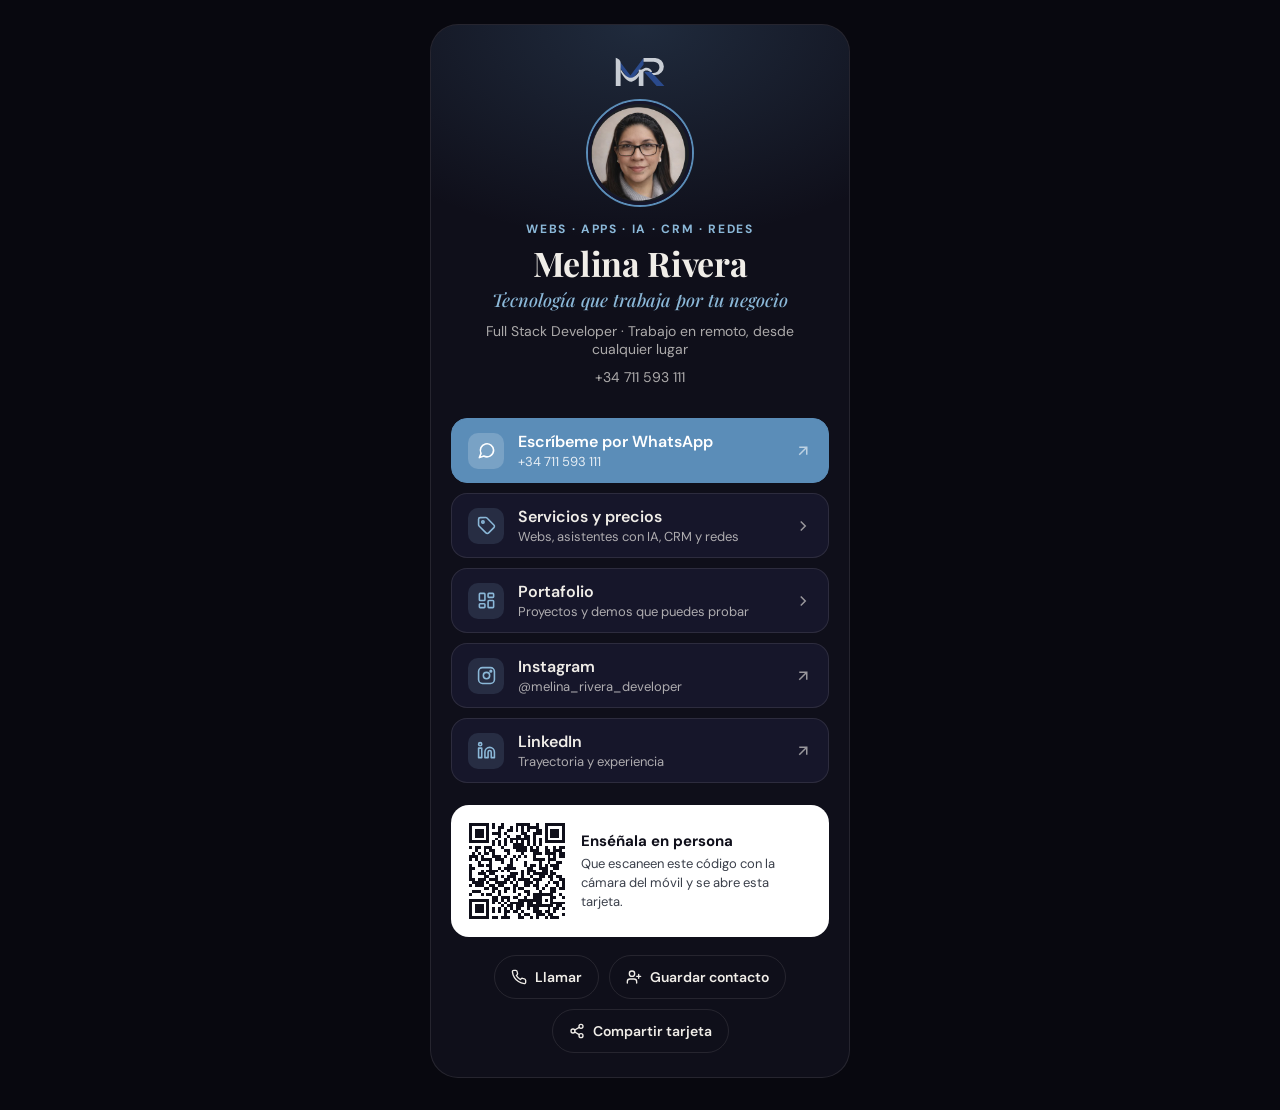
<file: tarjeta/index.html>
<!DOCTYPE html>
<html lang="es">
<head>
<meta charset="UTF-8"/>
<meta name="viewport" content="width=device-width, initial-scale=1, viewport-fit=cover"/>
<title>Melina Rivera · MR</title>
<meta name="description" content="Webs, apps, IA, CRM y redes para negocios. Portafolio, servicios y precios."/>
<meta property="og:title" content="Melina Rivera · Tecnología que trabaja por tu negocio"/>
<meta property="og:description" content="Webs · Apps · IA · CRM · Redes. Mira mi portafolio y mis servicios con precios."/>
<meta property="og:image" content="https://melinarivera.github.io/MR_Portafolio/img/og-melina.jpg?v=2"/>
<meta property="og:image:width" content="1200"/>
<meta property="og:image:height" content="630"/>
<meta property="og:type" content="website"/>
<meta property="og:locale" content="es_ES"/>
<meta name="twitter:card" content="summary_large_image"/>
<meta property="og:url" content="https://melinarivera.github.io/MR_Portafolio/tarjeta/?v=2"/>
<meta name="theme-color" content="#0F0F1A"/>
<link rel="icon" href="../marca/mr-favicon.svg" type="image/svg+xml"/>
<link rel="preconnect" href="https://fonts.googleapis.com"/>
<link rel="preconnect" href="https://fonts.gstatic.com" crossorigin/>
<link href="https://fonts.googleapis.com/css2?family=Playfair+Display:ital,wght@0,700;1,500&family=DM+Sans:opsz,wght@9..40,400;9..40,500;9..40,600;9..40,700&display=swap" rel="stylesheet"/>
<style>
:root{
  /* Tarjeta: una columna centrada, del tamaño de un móvil */
  --bg:#08080F; --card:#0F0F1A; --card2:#16162A; --line:rgba(240,237,232,.1);
  --fg:#F0EDE8; --muted:rgba(240,237,232,.7); --accent:#8BB8D8; --accent-2:#5B8DB8;
  --display:'Playfair Display',Georgia,serif; --body:'DM Sans',system-ui,-apple-system,'Segoe UI',sans-serif;
  color-scheme:dark;
}
*{box-sizing:border-box;margin:0;padding:0}
html,body{background:var(--bg);color:var(--fg);font-family:var(--body);-webkit-font-smoothing:antialiased}
body{min-height:100vh;display:flex;justify-content:center;align-items:flex-start;
  padding:max(24px,env(safe-area-inset-top)) max(16px,env(safe-area-inset-right)) max(32px,env(safe-area-inset-bottom)) max(16px,env(safe-area-inset-left))}
.card{width:100%;max-width:420px;background:var(--card);border:1px solid var(--line);border-radius:28px;overflow:hidden}
.top{padding:32px 24px 24px;text-align:center;background:radial-gradient(120% 80% at 50% 0%,rgba(91,141,184,.22),transparent 70%)}
.photo{width:104px;height:104px;border-radius:50%;object-fit:cover;border:3px solid var(--card2);box-shadow:0 0 0 2px var(--accent-2);margin:0 auto 16px;display:block}
.mr{height:30px;width:auto;margin:0 auto 14px;display:block}
.eyebrow{font-size:12px;font-weight:700;letter-spacing:.14em;text-transform:uppercase;color:var(--accent)}
h1{font-family:var(--display);font-weight:700;font-size:34px;line-height:1.1;margin:8px 0 6px;letter-spacing:-.01em}
.tag{font-family:var(--display);font-style:italic;font-weight:500;font-size:18px;color:var(--accent)}
.where{font-size:14px;color:var(--muted);margin-top:10px}
.links{display:flex;flex-direction:column;gap:10px;padding:8px 20px 4px}
.btn{display:flex;align-items:center;gap:14px;min-height:60px;padding:12px 16px;border-radius:16px;text-decoration:none;color:var(--fg);
  background:var(--card2);border:1px solid var(--line);font:inherit;font-size:16px;font-weight:600;cursor:pointer;width:100%;text-align:left;transition:.15s}
.btn:hover{border-color:var(--accent-2);transform:translateY(-1px)}
.btn:focus-visible{outline:2px solid var(--accent);outline-offset:2px}
.btn.primary{background:var(--accent-2);border-color:var(--accent-2);color:#fff}
.btn.primary:hover{background:#4C7DA8}
.ic{width:36px;height:36px;border-radius:10px;display:grid;place-items:center;flex:none;background:rgba(139,184,216,.14);color:var(--accent)}
.primary .ic{background:rgba(255,255,255,.18);color:#fff}
.ic svg{width:19px;height:19px}
.btn small{display:block;font-size:13px;font-weight:400;color:var(--muted);margin-top:1px}
.primary small{color:rgba(255,255,255,.85)}
.go{margin-left:auto;opacity:.6}
.qr{margin:18px 20px 0;padding:18px;border-radius:18px;background:#fff;color:#0F0F1A;display:flex;gap:16px;align-items:center}
.qr img{width:96px;height:96px;flex:none}
.qr b{display:block;font-size:15px}
.qr p{font-size:13px;color:#3A3F4A;margin-top:4px;line-height:1.45}
.foot{display:flex;justify-content:center;gap:10px;padding:18px 20px 24px;flex-wrap:wrap}
.chip{display:inline-flex;align-items:center;gap:8px;padding:10px 16px;min-height:44px;border-radius:99px;border:1px solid var(--line);
  background:transparent;color:var(--fg);font:inherit;font-size:14px;font-weight:600;cursor:pointer;text-decoration:none}
.chip:hover{border-color:var(--accent)}
.chip svg{width:16px;height:16px}
.toast{position:fixed;left:50%;bottom:max(20px,env(safe-area-inset-bottom));transform:translateX(-50%) translateY(20px);opacity:0;transition:.2s;
  background:var(--fg);color:var(--card);font-weight:600;font-size:14px;padding:10px 16px;border-radius:12px;pointer-events:none}
.toast.show{opacity:1;transform:translateX(-50%)}
@media (prefers-reduced-motion:reduce){*{transition:none!important}}
</style>
</head>
<body>
<main class="card">
  <header class="top">
    <svg class="mr" xmlns="http://www.w3.org/2000/svg" viewBox="300 185 975 580" role="img" aria-label="MR">
<path d="M330 205 L408 290 L598 545 L852 205 L852 330 L640 612 L560 612 L408 405 Z" fill="#2A4A8C"/>
<path d="M860 470 L1000 470 L1255 745 L1105 745 Z" fill="#2A4A8C"/>
<path d="M315 200 Q408 230 408 300 V745 H315 Z" fill="#C8CDD4"/>
<rect x="760" y="430" width="90" height="315" fill="#C8CDD4"/>
<path d="M852 202 H1078 A166.5 166.5 0 0 1 1078 535 H1045 L1008 493 H1050 A109 109 0 0 0 1050 275 H852 Z" fill="#C8CDD4"/>
<path d="M410 420 C470 520 535 585 610 588 C700 590 780 430 875 398 C935 380 990 410 1018 470 L990 480 C955 448 910 440 870 455 C800 480 720 650 620 662 C540 670 460 560 410 470 Z" fill="#C8CDD4"/>
</svg>
    <img class="photo" src="foto.jpg" alt="Melina Rivera"/>
    <p class="eyebrow">Webs · Apps · IA · CRM · Redes</p>
    <h1>Melina Rivera</h1>
    <p class="tag">Tecnología que trabaja por tu negocio</p>
    <p class="where">Full Stack Developer · Trabajo en remoto, desde cualquier lugar</p>
    <p class="where"><a href="tel:+34711593111" style="color:inherit;text-decoration:none">+34 711 593 111</a></p>
  </header>

  <nav class="links" aria-label="Enlaces">
    <a class="btn primary" href="https://wa.me/34711593111?text=Hola%20Melina%2C%20vi%20tu%20tarjeta%20y%20me%20gustar%C3%ADa%20hablar%20sobre%20mi%20negocio." target="_blank" rel="noopener">
      <span class="ic"><svg viewBox="0 0 24 24" fill="none" stroke="currentColor" stroke-width="2" stroke-linecap="round" stroke-linejoin="round" aria-hidden="true"><path d="M21 11.5a8.4 8.4 0 0 1-12.4 7.4L3 21l2.1-5.4A8.4 8.4 0 1 1 21 11.5z"/></svg></span>
      <span>Escríbeme por WhatsApp<small>+34 711 593 111</small></span>
      <svg class="go" width="18" height="18" viewBox="0 0 24 24" fill="none" stroke="currentColor" stroke-width="2" aria-hidden="true"><path d="M7 17 17 7M7 7h10v10"/></svg>
    </a>
    <a class="btn" href="../servicios/">
      <span class="ic"><svg viewBox="0 0 24 24" fill="none" stroke="currentColor" stroke-width="2" stroke-linecap="round" stroke-linejoin="round" aria-hidden="true"><path d="M12.6 2.6A2 2 0 0 0 11.2 2H4a2 2 0 0 0-2 2v7.2a2 2 0 0 0 .6 1.4l8.7 8.7a2.4 2.4 0 0 0 3.4 0l6.6-6.6a2.4 2.4 0 0 0 0-3.4z"/><circle cx="7.5" cy="7.5" r="1.5"/></svg></span>
      <span>Servicios y precios<small>Webs, asistentes con IA, CRM y redes</small></span>
      <svg class="go" width="18" height="18" viewBox="0 0 24 24" fill="none" stroke="currentColor" stroke-width="2" aria-hidden="true"><path d="m9 18 6-6-6-6"/></svg>
    </a>
    <a class="btn" href="../">
      <span class="ic"><svg viewBox="0 0 24 24" fill="none" stroke="currentColor" stroke-width="2" stroke-linecap="round" stroke-linejoin="round" aria-hidden="true"><rect x="3" y="3" width="7" height="9" rx="1"/><rect x="14" y="3" width="7" height="5" rx="1"/><rect x="14" y="12" width="7" height="9" rx="1"/><rect x="3" y="16" width="7" height="5" rx="1"/></svg></span>
      <span>Portafolio<small>Proyectos y demos que puedes probar</small></span>
      <svg class="go" width="18" height="18" viewBox="0 0 24 24" fill="none" stroke="currentColor" stroke-width="2" aria-hidden="true"><path d="m9 18 6-6-6-6"/></svg>
    </a>
    <a class="btn" href="https://www.instagram.com/melina_rivera_developer/" target="_blank" rel="noopener">
      <span class="ic"><svg viewBox="0 0 24 24" fill="none" stroke="currentColor" stroke-width="2" stroke-linecap="round" stroke-linejoin="round" aria-hidden="true"><rect x="2" y="2" width="20" height="20" rx="5"/><circle cx="12" cy="12" r="4"/><circle cx="17.5" cy="6.5" r="1" fill="currentColor"/></svg></span>
      <span>Instagram<small>@melina_rivera_developer</small></span>
      <svg class="go" width="18" height="18" viewBox="0 0 24 24" fill="none" stroke="currentColor" stroke-width="2" aria-hidden="true"><path d="M7 17 17 7M7 7h10v10"/></svg>
    </a>
    <a class="btn" href="https://www.linkedin.com/in/deliamelinarivera" target="_blank" rel="noopener">
      <span class="ic"><svg viewBox="0 0 24 24" fill="none" stroke="currentColor" stroke-width="2" stroke-linecap="round" stroke-linejoin="round" aria-hidden="true"><path d="M16 8a6 6 0 0 1 6 6v7h-4v-7a2 2 0 0 0-4 0v7h-4v-7a6 6 0 0 1 6-6z"/><rect x="2" y="9" width="4" height="12"/><circle cx="4" cy="4" r="2"/></svg></span>
      <span>LinkedIn<small>Trayectoria y experiencia</small></span>
      <svg class="go" width="18" height="18" viewBox="0 0 24 24" fill="none" stroke="currentColor" stroke-width="2" aria-hidden="true"><path d="M7 17 17 7M7 7h10v10"/></svg>
    </a>
  </nav>

  <section class="qr" aria-label="Código QR de esta tarjeta">
    <img src="qr.svg" alt="Código QR que abre esta tarjeta"/>
    <div><b>Enséñala en persona</b><p>Que escaneen este código con la cámara del móvil y se abre esta tarjeta.</p></div>
  </section>

  <div class="foot">
    <a class="chip" href="tel:+34711593111">
      <svg viewBox="0 0 24 24" fill="none" stroke="currentColor" stroke-width="2" stroke-linecap="round" stroke-linejoin="round" aria-hidden="true"><path d="M22 16.9v3a2 2 0 0 1-2.2 2 19.8 19.8 0 0 1-8.6-3.1 19.5 19.5 0 0 1-6-6A19.8 19.8 0 0 1 2.1 4.2 2 2 0 0 1 4.1 2h3a2 2 0 0 1 2 1.7c.1.9.4 1.8.7 2.7a2 2 0 0 1-.5 2.1L8 9.8a16 16 0 0 0 6 6l1.3-1.3a2 2 0 0 1 2.1-.4c.9.3 1.8.6 2.7.7a2 2 0 0 1 1.7 2z"/></svg>
      Llamar</a>
    <a class="chip" href="melina-rivera.vcf" download>
      <svg viewBox="0 0 24 24" fill="none" stroke="currentColor" stroke-width="2" stroke-linecap="round" stroke-linejoin="round" aria-hidden="true"><path d="M16 21v-2a4 4 0 0 0-4-4H6a4 4 0 0 0-4 4v2"/><circle cx="9" cy="7" r="4"/><path d="M19 8v6M22 11h-6"/></svg>
      Guardar contacto</a>
    <button class="chip" type="button" id="share">
      <svg viewBox="0 0 24 24" fill="none" stroke="currentColor" stroke-width="2" stroke-linecap="round" stroke-linejoin="round" aria-hidden="true"><circle cx="18" cy="5" r="3"/><circle cx="6" cy="12" r="3"/><circle cx="18" cy="19" r="3"/><path d="m8.6 13.5 6.8 4M15.4 6.5l-6.8 4"/></svg>
      Compartir tarjeta</button>
  </div>
</main>
<div class="toast" id="toast" role="status"></div>
<script>
(function(){
  var url = 'https://melinarivera.github.io/MR_Portafolio/tarjeta/?v=2';
  var t = document.getElementById('toast');
  function toast(m){ t.textContent = m; t.classList.add('show'); setTimeout(function(){ t.classList.remove('show'); }, 2200); }
  document.getElementById('share').addEventListener('click', function(){
    var data = { title:'Melina Rivera', text:'Tecnología que trabaja por tu negocio', url:url };
    if (navigator.share) { navigator.share(data).catch(function(){}); return; }
    if (navigator.clipboard) { navigator.clipboard.writeText(url).then(function(){ toast('Enlace copiado'); }, function(){ toast(url); }); }
    else toast(url);
  });
})();
</script>
</body>
</html>
</file>
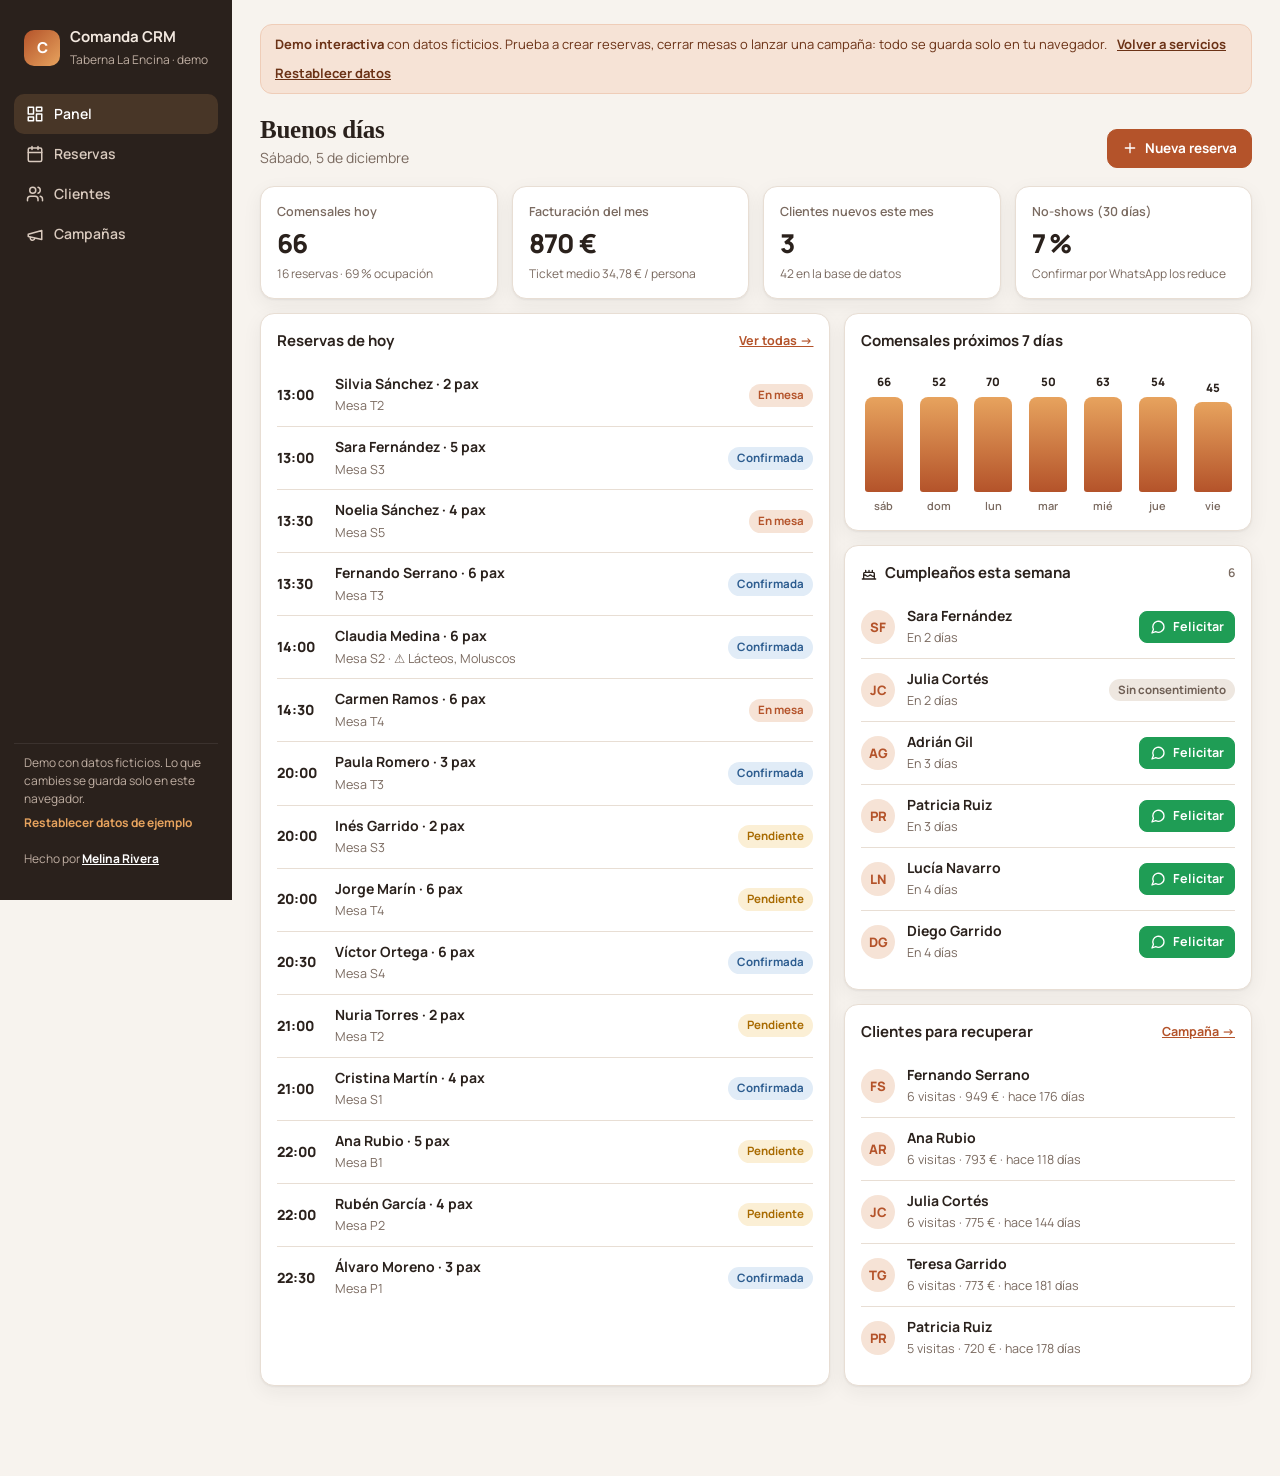
<file: demos/crm-restaurante/index.html>
<!DOCTYPE html>
<html lang="es">
<head>
<meta charset="UTF-8"/>
<meta name="viewport" content="width=device-width, initial-scale=1"/>
<title>Comanda CRM · Demo restaurante</title>
<meta name="description" content="Demo funcional de CRM para restaurantes: reservas por turnos, fichas de cliente con alérgenos, consentimiento RGPD, fidelización y campañas por WhatsApp. Hecho por Melina Rivera."/>
<meta name="robots" content="noindex"/>
<link rel="preconnect" href="https://fonts.googleapis.com"/>
<link rel="preconnect" href="https://fonts.gstatic.com" crossorigin/>
<link rel="stylesheet" href="../../marca/tokens.css"/>
<link href="https://fonts.googleapis.com/css2?family=Manrope:wght@400;500;600;700;800&display=swap" rel="stylesheet"/>
<style>
:root{
  --bg:#F7F3EE; --card:#FFFFFF; --ink:#2A211C; --muted:#7A6A60; --line:#E8DED4;
  --accent:#B4532A; --accent-2:#E7A35E; --accent-soft:#F6E3D6;
  --ok:#2F7D4F; --ok-soft:#E1F1E7; --warn:#A86A00; --warn-soft:#FBEFD5;
  --bad:#B3261E; --bad-soft:#F9E0DE; --info:#2C5C8F; --info-soft:#E1ECF7;
  --shadow:0 1px 2px rgba(42,33,28,.06),0 6px 20px rgba(42,33,28,.06);
  --r:14px;
}
*{box-sizing:border-box;margin:0;padding:0}
html,body{background:var(--bg);color:var(--ink);font-family:Manrope,system-ui,sans-serif;font-size:15px;line-height:1.45}
button,input,select,textarea{font:inherit;color:inherit}
button{cursor:pointer;border:none;background:none}
a{color:inherit}
.app{display:grid;grid-template-columns:232px 1fr;min-height:100vh}
/* sidebar */
.side{background:#2A211C;color:#F3E9E0;padding:22px 14px;display:flex;flex-direction:column;gap:6px;position:sticky;top:0;height:100vh}
.brand{display:flex;align-items:center;gap:10px;padding:4px 10px 18px}
.brand-mark{width:36px;height:36px;border-radius:10px;background:linear-gradient(135deg,var(--accent),var(--accent-2));display:grid;place-items:center;font-weight:800;color:#fff}
.brand b{display:block;font-size:15px}
.brand small{color:#BFAEA2;font-size:12px}
.nav a{display:flex;align-items:center;gap:10px;padding:10px 12px;border-radius:10px;text-decoration:none;color:#D9CABE;font-weight:600;font-size:14px}
.nav a:hover{background:rgba(255,255,255,.06)}
.nav a.active{background:rgba(231,163,94,.16);color:#fff}
.nav svg{width:18px;height:18px;flex:none}
.side-foot{margin-top:auto;font-size:12px;color:#BFAEA2;padding:10px;border-top:1px solid rgba(255,255,255,.08);line-height:1.5}
.side-foot button{color:var(--accent-2);font-weight:700;font-size:12px;padding:0;margin-top:6px}
/* main */
main{padding:24px 28px 90px;min-width:0}
.top{display:flex;justify-content:space-between;align-items:flex-end;gap:16px;flex-wrap:wrap;margin-bottom:18px}
.top h1{font-family:"Playfair Display",Georgia,serif;font-weight:600;font-size:25px;letter-spacing:-.01em}
.top p{color:var(--muted);font-size:14px}
.demo-banner{background:var(--accent-soft);border:1px solid #EFCDB8;color:#6B3216;border-radius:12px;padding:10px 14px;font-size:13px;margin-bottom:18px;display:flex;gap:10px;align-items:center;flex-wrap:wrap}
.demo-banner a{font-weight:700}
.grid{display:grid;gap:14px}
.kpis{grid-template-columns:repeat(4,minmax(0,1fr))}
.card{background:var(--card);border:1px solid var(--line);border-radius:var(--r);box-shadow:var(--shadow);padding:16px;min-width:0}
.kpi .lbl{color:var(--muted);font-size:12.5px;font-weight:600}
.kpi .val{font-size:26px;font-weight:800;letter-spacing:-.02em;margin-top:4px}
.kpi .sub{font-size:12px;color:var(--muted);margin-top:2px}
.two{grid-template-columns:1.4fr 1fr}
.card h3{font-size:15px;margin-bottom:12px;display:flex;justify-content:space-between;align-items:center;gap:8px}
.card h3 small{color:var(--muted);font-weight:600;font-size:12px}
.list{display:flex;flex-direction:column}
.li{display:flex;align-items:center;gap:12px;padding:10px 0;border-top:1px solid var(--line)}
.li:first-child{border-top:none}
.li .main{flex:1;min-width:0}
.li .main b{display:block;font-size:14px;white-space:nowrap;overflow:hidden;text-overflow:ellipsis}
.li .main span{color:var(--muted);font-size:12.5px}
.avatar{width:34px;height:34px;border-radius:50%;display:grid;place-items:center;font-weight:800;font-size:13px;flex:none;background:var(--accent-soft);color:var(--accent)}
.time{font-weight:800;font-size:14px;width:46px;flex:none}
.badge{display:inline-flex;align-items:center;gap:4px;font-size:11.5px;font-weight:700;padding:3px 9px;border-radius:99px;white-space:nowrap}
.b-pendiente{background:var(--warn-soft);color:var(--warn)}
.b-confirmada{background:var(--info-soft);color:var(--info)}
.b-sentada{background:var(--accent-soft);color:var(--accent)}
.b-completada{background:var(--ok-soft);color:var(--ok)}
.b-noshow,.b-cancelada{background:var(--bad-soft);color:var(--bad)}
.seg-VIP{background:#2A211C;color:#F7D9A8}
.seg-Habitual{background:var(--ok-soft);color:var(--ok)}
.seg-Nuevo{background:var(--info-soft);color:var(--info)}
.seg-Dormido{background:#EEE7E0;color:#6E5E54}
.alg{background:var(--bad-soft);color:var(--bad)}
.bars{display:flex;align-items:flex-end;gap:10px;height:150px;padding-top:10px}
.bar{flex:1;display:flex;flex-direction:column;align-items:center;gap:6px;height:100%;justify-content:flex-end}
.bar i{display:block;width:100%;max-width:38px;border-radius:8px 8px 3px 3px;background:linear-gradient(180deg,var(--accent-2),var(--accent))}
.bar span{font-size:11px;color:var(--muted);font-weight:600}
.bar em{font-style:normal;font-size:11.5px;font-weight:800}
/* toolbar */
.toolbar{display:flex;gap:10px;align-items:center;flex-wrap:wrap;margin-bottom:14px}
.btn{text-decoration:none;display:inline-flex;align-items:center;gap:7px;padding:9px 14px;border-radius:10px;font-weight:700;font-size:13.5px;border:1px solid var(--line);background:#fff;white-space:nowrap}
.btn:hover{border-color:#D8C8BA}
.btn svg{width:16px;height:16px}
.btn.primary{background:var(--accent);color:#fff;border-color:var(--accent)}
.btn.primary:hover{background:#9C4522}
.btn.sm{padding:6px 10px;font-size:12.5px;border-radius:8px}
.btn.ghost{border-color:transparent;background:transparent}
.btn.wa{background:#1F9D55;border-color:#1F9D55;color:#fff}
.input,select.input,textarea.input{border:1px solid var(--line);background:#fff;border-radius:10px;padding:9px 12px;font-size:14px;outline:none;min-width:0}
.input:focus{border-color:var(--accent);box-shadow:0 0 0 3px rgba(180,83,42,.12)}
.chips{display:flex;gap:6px;flex-wrap:wrap}
.chip{padding:7px 12px;border-radius:99px;border:1px solid var(--line);background:#fff;font-weight:700;font-size:12.5px}
.chip.on{background:var(--ink);color:#fff;border-color:var(--ink)}
/* reservas */
.day-nav{display:flex;align-items:center;gap:6px}
.day-nav b{min-width:190px;text-align:center;font-size:15px}
.turnos{grid-template-columns:1fr 1fr}
.occ{height:8px;border-radius:99px;background:#F0E7DE;overflow:hidden;margin:4px 0 12px}
.occ i{display:block;height:100%;background:linear-gradient(90deg,var(--accent-2),var(--accent))}
.res{border:1px solid var(--line);border-radius:12px;padding:12px;margin-top:10px;background:#FFFCF9}
.res-h{display:flex;gap:10px;align-items:center}
.res-h .main{flex:1;min-width:0}
.res-h .main b{font-size:14px}
.res-h .main span{display:block;color:var(--muted);font-size:12.5px}
.res-n{font-size:12.5px;color:var(--muted);margin-top:8px}
.res-a{display:flex;gap:6px;flex-wrap:wrap;margin-top:10px}
.empty{color:var(--muted);font-size:13.5px;padding:18px 0;text-align:center}
/* tabla */
.table-wrap{overflow-x:auto}
table{width:100%;border-collapse:collapse;font-size:13.5px}
th{text-align:left;color:var(--muted);font-weight:700;font-size:12px;text-transform:uppercase;letter-spacing:.04em;padding:10px 12px;border-bottom:1px solid var(--line);white-space:nowrap}
td{padding:11px 12px;border-bottom:1px solid var(--line);white-space:nowrap}
tbody tr{cursor:pointer}
tbody tr:hover{background:#FBF7F2}
td.num{text-align:right;font-variant-numeric:tabular-nums}
th.num{text-align:right}
/* drawer & modal */
.overlay{position:fixed;inset:0;background:rgba(42,33,28,.42);display:none;z-index:40}
.overlay.open{display:block}
.drawer{position:fixed;top:0;right:0;height:100vh;width:min(460px,100vw);background:var(--bg);z-index:50;transform:translateX(100%);transition:transform .22s ease;overflow-y:auto;padding:22px}
.drawer.open{transform:none}
.modal{position:fixed;left:50%;top:50%;transform:translate(-50%,-50%) scale(.98);width:min(520px,calc(100vw - 24px));max-height:calc(100vh - 24px);overflow-y:auto;background:#fff;border-radius:18px;z-index:60;padding:22px;display:none;box-shadow:0 20px 60px rgba(0,0,0,.2)}
.modal.open{display:block;transform:translate(-50%,-50%)}
.modal h2,.drawer h2{font-size:19px;letter-spacing:-.01em}
.x{position:absolute;right:14px;top:14px;width:34px;height:34px;border-radius:10px;display:grid;place-items:center}
.x:hover{background:rgba(0,0,0,.05)}
.form{display:grid;grid-template-columns:1fr 1fr;gap:12px;margin-top:16px}
.form .full{grid-column:1/-1}
.form label{display:flex;flex-direction:column;gap:5px;font-size:12.5px;font-weight:700;color:var(--muted)}
.form .input{font-weight:500;color:var(--ink)}
.form .input{width:100%}
.check{display:flex!important;flex-direction:row!important;align-items:flex-start;gap:8px;font-weight:600!important;color:var(--ink)!important;font-size:13px!important}
.check input{margin-top:3px;accent-color:var(--accent)}
.alg-grid{display:grid;grid-template-columns:repeat(2,1fr);gap:6px}
.alg-grid label{flex-direction:row;align-items:center;gap:7px;font-weight:600;color:var(--ink);font-size:13px}
.alg-grid input{accent-color:var(--bad)}
.warn{background:var(--bad-soft);color:var(--bad);border-radius:10px;padding:9px 12px;font-size:13px;font-weight:600}
.stats3{display:grid;grid-template-columns:repeat(3,1fr);gap:10px;margin:14px 0}
.stats3 div{background:#fff;border:1px solid var(--line);border-radius:12px;padding:10px}
.stats3 small{color:var(--muted);font-size:11.5px;font-weight:700}
.stats3 b{display:block;font-size:17px}
.sec{margin-top:16px}
.sec h4{font-size:12px;text-transform:uppercase;letter-spacing:.05em;color:var(--muted);margin-bottom:8px}
.msg-preview{background:#E7F7EE;border-radius:12px 12px 12px 4px;padding:12px 14px;font-size:13.5px;white-space:pre-wrap;border:1px solid #C9EBD6}
.toast{position:fixed;bottom:22px;left:50%;transform:translateX(-50%) translateY(20px);background:var(--ink);color:#fff;padding:10px 16px;border-radius:12px;font-size:13.5px;font-weight:600;opacity:0;transition:.2s;z-index:80;pointer-events:none}
.toast.show{opacity:1;transform:translateX(-50%)}
.mobile-nav{display:none}
.hide-sm{}
@media (max-width:1050px){.kpis{grid-template-columns:repeat(2,minmax(0,1fr))}.two,.turnos{grid-template-columns:1fr}}
@media (max-width:760px){
  .app{grid-template-columns:1fr}
  .side{display:none}
  main{padding:16px 16px 96px}
  .mobile-nav{display:flex;position:fixed;bottom:0;left:0;right:0;background:#2A211C;z-index:30;padding:6px 6px calc(6px + env(safe-area-inset-bottom));justify-content:space-around}
  .mobile-nav a{display:flex;flex-direction:column;align-items:center;gap:2px;font-size:11px;color:#CDBDB0;text-decoration:none;font-weight:700;padding:6px 8px;border-radius:10px}
  .mobile-nav a.active{color:#fff;background:rgba(231,163,94,.18)}
  .mobile-nav svg{width:20px;height:20px}
  .top h1{font-size:21px}
  .kpi .val{font-size:22px}
  .form{grid-template-columns:1fr}
  .day-nav b{min-width:0;flex:1}
  .day-nav{width:100%}
  .hide-sm{display:none}
  .mob-brand{display:flex!important}
}
.mob-brand{display:none;align-items:center;gap:10px;margin-bottom:14px}
</style>
</head>
<body>
<div class="app">
  <aside class="side">
    <div class="brand"><div class="brand-mark">C</div><div><b>Comanda CRM</b><small>Taberna La Encina · demo</small></div></div>
    <nav class="nav" id="nav"></nav>
    <div class="side-foot">
      Demo con datos ficticios. Lo que cambies se guarda solo en este navegador.
      <br><button type="button" data-act="reset">Restablecer datos de ejemplo</button>
      <br><br>Hecho por <a href="../../servicios/" style="color:#fff;font-weight:700">Melina Rivera</a>
    </div>
  </aside>
  <main id="main"></main>
</div>
<nav class="mobile-nav" id="mnav"></nav>

<div class="overlay" id="overlay"></div>
<aside class="drawer" id="drawer" aria-label="Ficha de cliente"></aside>
<div class="modal" id="modal" role="dialog" aria-modal="true"></div>
<div class="toast" id="toast"></div>

<script>
(() => {
'use strict';
/* ---------- utilidades ---------- */
const $ = s => document.querySelector(s);
const esc = s => String(s ?? '').replace(/[&<>"']/g, c => ({'&':'&amp;','<':'&lt;','>':'&gt;','"':'&quot;',"'":'&#39;'}[c]));
const eur = n => new Intl.NumberFormat('es-ES',{style:'currency',currency:'EUR',maximumFractionDigits:0}).format(n||0);
const eur2 = n => new Intl.NumberFormat('es-ES',{style:'currency',currency:'EUR'}).format(n||0);
const pad = n => String(n).padStart(2,'0');
const iso = d => `${d.getFullYear()}-${pad(d.getMonth()+1)}-${pad(d.getDate())}`;
const parse = s => { const [y,m,d] = s.split('-').map(Number); return new Date(y,m-1,d); };
const today = () => { const d = new Date(); d.setHours(0,0,0,0); return d; };
const addDays = (d,n) => { const x = new Date(d); x.setDate(x.getDate()+n); return x; };
const daysBetween = (a,b) => Math.round((parse(b)-parse(a))/864e5);
const fmtDate = s => parse(s).toLocaleDateString('es-ES',{day:'numeric',month:'short',year:'numeric'});
const fmtDay = s => { const t = parse(s).toLocaleDateString('es-ES',{weekday:'long',day:'numeric',month:'long'}); return t.charAt(0).toUpperCase()+t.slice(1); };
const initials = c => (c.nombre[0]+(c.apellidos||' ')[0]).toUpperCase();
const uid = () => Math.random().toString(36).slice(2,10);
const toast = msg => { const t = $('#toast'); t.textContent = msg; t.classList.add('show'); clearTimeout(toast._t); toast._t = setTimeout(()=>t.classList.remove('show'),2200); };

const I = { // iconos (trazos lucide simplificados)
  panel:'<path d="M3 3h7v9H3zM14 3h7v5h-7zM14 12h7v9h-7zM3 16h7v5H3z"/>',
  reservas:'<rect x="3" y="4" width="18" height="18" rx="2"/><path d="M16 2v4M8 2v4M3 10h18"/>',
  clientes:'<path d="M16 21v-2a4 4 0 0 0-4-4H6a4 4 0 0 0-4 4v2"/><circle cx="9" cy="7" r="4"/><path d="M22 21v-2a4 4 0 0 0-3-3.87M16 3.13a4 4 0 0 1 0 7.75"/>',
  campanas:'<path d="m3 11 18-5v12L3 14v-3z"/><path d="M11.6 16.8a3 3 0 1 1-5.8-1.6"/>',
  plus:'<path d="M12 5v14M5 12h14"/>', left:'<path d="m15 18-6-6 6-6"/>', right:'<path d="m9 18 6-6-6-6"/>',
  x:'<path d="M18 6 6 18M6 6l12 12"/>', down:'<path d="M21 15v4a2 2 0 0 1-2 2H5a2 2 0 0 1-2-2v-4M7 10l5 5 5-5M12 15V3"/>',
  wa:'<path d="M21 11.5a8.4 8.4 0 0 1-12.4 7.4L3 21l2.1-5.4A8.4 8.4 0 1 1 21 11.5z"/>',
  search:'<circle cx="11" cy="11" r="8"/><path d="m21 21-4.3-4.3"/>', copy:'<rect x="9" y="9" width="13" height="13" rx="2"/><path d="M5 15H4a2 2 0 0 1-2-2V4a2 2 0 0 1 2-2h9a2 2 0 0 1 2 2v1"/>',
  cake:'<path d="M20 21v-8a2 2 0 0 0-2-2H6a2 2 0 0 0-2 2v8M4 16s.5-1 2-1 2.5 2 4 2 2.5-2 4-2 2.5 2 4 2 2-1 2-1M2 21h20M7 8v3M12 8v3M17 8v3"/>',
};
const ico = (n,extra='') => `<svg viewBox="0 0 24 24" fill="none" stroke="currentColor" stroke-width="2" stroke-linecap="round" stroke-linejoin="round" ${extra}>${I[n]}</svg>`;

/* ---------- constantes de negocio ---------- */
const ALERGENOS = ['Gluten','Crustáceos','Huevos','Pescado','Cacahuetes','Soja','Lácteos','Frutos de cáscara','Apio','Mostaza','Sésamo','Sulfitos','Altramuces','Moluscos'];
const TURNOS = { comida:{label:'Comida', horas:['13:00','13:30','14:00','14:30','15:00','15:30']}, cena:{label:'Cena', horas:['20:00','20:30','21:00','21:30','22:00','22:30']} };
const CAPACIDAD = 48; // plazas por turno
const ESTADOS = { pendiente:'Pendiente', confirmada:'Confirmada', sentada:'En mesa', completada:'Completada', noshow:'No-show', cancelada:'Cancelada' };
const ORIGENES = ['Teléfono','WhatsApp','Web','Sin reserva'];
const MESAS = ['T1','T2','T3','T4','S1','S2','S3','S4','S5','S6','B1','B2','P1','P2'];
const TEMPLATES = {
  vuelve:{label:'Te echamos de menos', seg:'Dormido', txt:'Hola {nombre} 👋 Hace tiempo que no te vemos por La Encina. Esta semana, si reservas, el postre corre de nuestra cuenta. ¿Te guardamos mesa? Responde a este mensaje.'},
  temporada:{label:'Menú de temporada', seg:'Habitual', txt:'Hola {nombre}, ya tenemos la carta de otoño: setas, guisos de cuchara y torrijas caseras 🍂 ¿Te apetece probarla? Reserva respondiendo a este mensaje.'},
  vip:{label:'Cata privada VIP', seg:'VIP', txt:'Hola {nombre}, como cliente de la casa te invitamos a nuestra cata de vinos del jueves (plazas limitadas). ¿Te reservamos sitio?'},
  cumple:{label:'Felicitación de cumpleaños', seg:'Cumple', txt:'¡Feliz cumpleaños, {nombre}! 🎂 Celébralo con nosotros este mes y te invitamos a una copa de cava. Reserva respondiendo a este mensaje.'},
};

/* ---------- datos de ejemplo ---------- */
function rng(seed){ return () => { seed |= 0; seed = seed + 0x6D2B79F5 | 0; let t = Math.imul(seed ^ seed >>> 15, 1 | seed); t = t + Math.imul(t ^ t >>> 7, 61 | t) ^ t; return ((t ^ t >>> 14) >>> 0) / 4294967296; }; }
function seed(){
  const R = rng(20261028), r = (a,b) => Math.floor(R()*(b-a+1))+a, pick = a => a[r(0,a.length-1)];
  const nombres = ['Lucía','Javier','Carmen','Álvaro','Marta','Pablo','Elena','Sergio','Laura','Diego','Paula','Andrés','Irene','Raúl','Nuria','Iván','Cristina','Hugo','Sara','Marcos','Beatriz','Óscar','Alba','Rubén','Inés','Daniel','Rocío','Adrián','Claudia','Jorge','Noelia','Víctor','Ana','Miguel','Patricia','Fernando','Julia','Alejandro','Teresa','Gonzalo','Silvia','Mario'];
  const apellidos = ['García','Martín','López','Sánchez','Gómez','Fernández','Ruiz','Díaz','Moreno','Álvarez','Romero','Navarro','Torres','Domínguez','Gil','Vázquez','Serrano','Ramos','Blanco','Molina','Castro','Ortega','Rubio','Marín','Sanz','Iglesias','Medina','Garrido','Cortés','Castillo'];
  const notasC = ['Prefiere terraza','Mesa tranquila, lejos de la puerta','Viene con carrito de bebé','Le gusta el vino de la casa','Suele pedir el menú del día','Celebra aquí aniversarios','Trae a clientes de empresa','','','',''];
  const T = today(), clients = [];
  nombres.forEach((n,i) => {
    const perfil = i < 6 ? 'vip' : i < 18 ? 'hab' : i < 28 ? 'nuevo' : 'dormido';
    const nv = perfil==='vip' ? r(10,22) : perfil==='hab' ? r(3,8) : perfil==='nuevo' ? 1 : r(2,6);
    const visitas = [];
    let d = perfil==='dormido' ? r(70,200) : perfil==='nuevo' ? r(2,25) : r(1,20);
    for (let k=0;k<nv;k++){ const pax = r(1,6); visitas.push({fecha: iso(addDays(T,-d)), pax, importe: Math.round(pax*(r(22,48)+R())*100)/100}); d += perfil==='vip' ? r(6,16) : r(12,40); }
    visitas.sort((a,b)=>a.fecha.localeCompare(b.fecha));
    const alg = R() < .28 ? [pick(ALERGENOS)].concat(R()<.3?[pick(ALERGENOS)]:[]) : [];
    const cumpleD = i % 9 === 0 ? addDays(T, r(1,6)) : new Date(2000, r(0,11), r(1,28));
    clients.push({
      id:'c'+i, nombre:n, apellidos: pick(apellidos)+' '+pick(apellidos),
      tel:`+34 600 0${pad(i)} ${r(100,999)}`, email: (n+'.'+apellidos[i%apellidos.length]).toLowerCase().normalize('NFD').replace(/[̀-ͯ]/g,'')+'@ejemplo.es',
      cumple:`${pad(cumpleD.getMonth()+1)}-${pad(cumpleD.getDate())}`,
      alergenos:[...new Set(alg)], notas: pick(notasC),
      rgpd: R() < .8, rgpdFecha: visitas[0].fecha,
      alta: visitas[0].fecha, visitas
    });
  });
  const reservas = [];
  for (let off=-3; off<=8; off++){
    const f = iso(addDays(T,off));
    const usados = new Set();
    ['comida','cena'].forEach(turno => {
      const n = r(4,9) + (turno==='cena'?2:0);
      const mesas = MESAS.slice().sort(() => R() - .5);
      for (let k=0;k<n;k++){
        let c; do { c = pick(clients); } while (usados.has(c.id) && usados.size < clients.length);
        usados.add(c.id);
        let estado = off < 0 ? (R()<.9?'completada':'noshow') : off===0 ? pick(turno==='comida'?['sentada','completada','confirmada']:['confirmada','confirmada','pendiente']) : (R()<.65?'confirmada':'pendiente');
        if (R()<.05) estado='cancelada';
        reservas.push({ id:uid(), clienteId:c.id, fecha:f, turno, hora:pick(TURNOS[turno].horas), pax:r(2,6), mesa:mesas[k % mesas.length], estado, origen:pick(ORIGENES.slice(0,3)), notas: R()<.18 ? pick(['Celebra cumpleaños','Necesita trona','Mesa en terraza si es posible','Llegará 15 min tarde']) : '' });
      }
    });
  }
  return { v:1, clients, reservas, enviados:{} };
}

/* ---------- estado ---------- */
const KEY = 'comanda-crm-demo-v1';
let db;
try { db = JSON.parse(localStorage.getItem(KEY)); } catch(e) { db = null; }
if (!db || db.v !== 1) db = seed();
const save = () => { try { localStorage.setItem(KEY, JSON.stringify(db)); } catch(e) {} };
save();

const byId = id => db.clients.find(c => c.id === id);
function stats(c){
  const v = c.visitas, n = v.length, gasto = v.reduce((s,x)=>s+x.importe,0);
  const ultima = n ? v[v.length-1].fecha : null;
  const dias = ultima ? daysBetween(ultima, iso(today())) : 999;
  let seg = 'Habitual';
  if (dias > 60) seg = 'Dormido';
  else if (n >= 8 || gasto >= 900) seg = 'VIP';
  else if (n <= 1) seg = 'Nuevo';
  return { n, gasto, ticket: n ? gasto/n : 0, ultima, dias, seg };
}
function cumpleEn(c, dias){ // ¿cumple en los próximos N días?
  const T = today();
  for (let i=0;i<=dias;i++){ const d = addDays(T,i); if (`${pad(d.getMonth()+1)}-${pad(d.getDate())}` === c.cumple) return i; }
  return -1;
}
const waLink = txt => 'https://wa.me/?text=' + encodeURIComponent(txt); // en la demo no se usa el número del cliente

/* ---------- router ---------- */
const VIEWS = { panel:'Panel', reservas:'Reservas', clientes:'Clientes', campanas:'Campañas' };
let ui = { day: iso(today()), q:'', seg:'Todos', sort:'ultima', tpl:'vuelve', campSeg:'Dormido', campTxt: TEMPLATES.vuelve.txt };
function navHTML(cur){ return Object.entries(VIEWS).map(([k,l]) => `<a href="#${k}" class="${k===cur?'active':''}">${ico(k)}<span>${l}</span></a>`).join(''); }
function route(){
  const v = (location.hash.slice(1) || 'panel').split('?')[0];
  const view = VIEWS[v] ? v : 'panel';
  $('#nav').innerHTML = navHTML(view); $('#mnav').innerHTML = navHTML(view);
  ({panel:renderPanel, reservas:renderReservas, clientes:renderClientes, campanas:renderCampanas})[view]();
  window.scrollTo(0,0);
}
window.addEventListener('hashchange', route);

const header = (t,sub,actions='') => `
  <div class="mob-brand"><div class="brand-mark">C</div><div><b>Comanda CRM</b><br><small style="color:var(--muted)">Taberna La Encina · demo</small></div></div>
  <div class="demo-banner"><span><b>Demo interactiva</b> con datos ficticios<span class="hide-sm">. Prueba a crear reservas, cerrar mesas o lanzar una campaña: todo se guarda solo en tu navegador</span>.</span> <a href="../../servicios/">Volver a servicios</a> <button type="button" data-act="reset" style="font-weight:700;text-decoration:underline">Restablecer datos</button></div>
  <div class="top"><div><h1>${t}</h1><p>${sub}</p></div><div class="toolbar" style="margin:0">${actions}</div></div>`;

/* ---------- PANEL ---------- */
function renderPanel(){
  const T = iso(today());
  const hoy = db.reservas.filter(r => r.fecha===T && r.estado!=='cancelada');
  const paxHoy = hoy.reduce((s,r)=>s+r.pax,0);
  const mes = T.slice(0,7);
  const visitasMes = db.clients.flatMap(c => c.visitas).filter(v => v.fecha.startsWith(mes));
  const factMes = visitasMes.reduce((s,v)=>s+v.importe,0), paxMes = visitasMes.reduce((s,v)=>s+v.pax,0);
  const ult30 = db.reservas.filter(r => { const d = daysBetween(r.fecha,T); return d>0 && d<=30; });
  const noshow = ult30.length ? ult30.filter(r=>r.estado==='noshow').length/ult30.length : 0;
  const nuevos = db.clients.filter(c => c.alta.startsWith(mes)).length;
  const prox = hoy.filter(r => ['pendiente','confirmada','sentada'].includes(r.estado)).sort((a,b)=>a.hora.localeCompare(b.hora));
  const cumple = db.clients.map(c=>({c,d:cumpleEn(c,7)})).filter(x=>x.d>=0).sort((a,b)=>a.d-b.d);
  const recuperar = db.clients.map(c=>({c,s:stats(c)})).filter(x=>x.s.seg==='Dormido' && x.s.n>=3).sort((a,b)=>b.s.gasto-a.s.gasto).slice(0,5);
  const dias7 = [...Array(7)].map((_,i)=>{ const f = iso(addDays(today(),i)); return { f, pax: db.reservas.filter(r=>r.fecha===f && r.estado!=='cancelada').reduce((s,r)=>s+r.pax,0) }; });
  const maxPax = Math.max(...dias7.map(d=>d.pax), 1);

  $('#main').innerHTML = header('Buenos días', fmtDay(T), `<button class="btn primary" data-act="newRes">${ico('plus')} Nueva reserva</button>`) + `
  <div class="grid kpis">
    <div class="card kpi"><div class="lbl">Comensales hoy</div><div class="val">${paxHoy}</div><div class="sub">${hoy.length} reservas · ${Math.round(paxHoy/(CAPACIDAD*2)*100)} % ocupación</div></div>
    <div class="card kpi"><div class="lbl">Facturación del mes</div><div class="val">${eur(factMes)}</div><div class="sub">Ticket medio ${eur2(paxMes?factMes/paxMes:0)} / persona</div></div>
    <div class="card kpi"><div class="lbl">Clientes nuevos este mes</div><div class="val">${nuevos}</div><div class="sub">${db.clients.length} en la base de datos</div></div>
    <div class="card kpi"><div class="lbl">No-shows (30 días)</div><div class="val">${Math.round(noshow*100)} %</div><div class="sub">Confirmar por WhatsApp los reduce</div></div>
  </div>
  <div class="grid two" style="margin-top:14px">
    <div class="card"><h3>Reservas de hoy <a href="#reservas" style="font-size:12.5px;color:var(--accent)">Ver todas →</a></h3>
      <div class="list">${prox.length ? prox.map(resLi).join('') : '<div class="empty">No quedan reservas pendientes hoy.</div>'}</div>
    </div>
    <div class="grid" style="align-content:start">
      <div class="card"><h3>Comensales próximos 7 días</h3>
        <div class="bars">${dias7.map(d=>`<div class="bar"><em>${d.pax}</em><i style="height:${Math.max(6,d.pax/maxPax*100)}%"></i><span>${parse(d.f).toLocaleDateString('es-ES',{weekday:'short'})}</span></div>`).join('')}</div>
      </div>
      <div class="card"><h3><span style="display:flex;align-items:center;gap:8px">${ico('cake','style="width:16px;height:16px"')} Cumpleaños esta semana</span> <small>${cumple.length}</small></h3>
        <div class="list">${cumple.length ? cumple.map(({c,d})=>`<div class="li" data-client="${c.id}" style="cursor:pointer"><div class="avatar">${initials(c)}</div><div class="main"><b>${esc(c.nombre)} ${esc(c.apellidos.split(' ')[0])}</b><span>${d===0?'¡Hoy!':d===1?'Mañana':'En '+d+' días'}</span></div>${c.rgpd?`<a class="btn sm wa" target="_blank" rel="noopener" href="${waLink(TEMPLATES.cumple.txt.replace('{nombre}',c.nombre))}">${ico('wa')} Felicitar</a>`:'<span class="badge seg-Dormido">Sin consentimiento</span>'}</div>`).join('') : '<div class="empty">Ningún cumpleaños esta semana.</div>'}</div>
      </div>
      <div class="card"><h3>Clientes para recuperar <a href="#campanas" style="font-size:12.5px;color:var(--accent)">Campaña →</a></h3>
        <div class="list">${recuperar.map(({c,s})=>`<div class="li" data-client="${c.id}" style="cursor:pointer"><div class="avatar">${initials(c)}</div><div class="main"><b>${esc(c.nombre)} ${esc(c.apellidos.split(' ')[0])}</b><span>${s.n} visitas · ${eur(s.gasto)} · hace ${s.dias} días</span></div></div>`).join('') || '<div class="empty">Nadie a quien recuperar: todos han venido hace poco</div>'}</div>
      </div>
    </div>
  </div>`;
}
function resLi(r){
  const c = byId(r.clienteId);
  return `<div class="li" data-client="${c.id}" style="cursor:pointer"><div class="time">${r.hora}</div><div class="main"><b>${esc(c.nombre)} ${esc(c.apellidos.split(' ')[0])} · ${r.pax} pax</b><span>Mesa ${r.mesa}${c.alergenos.length?' · ⚠️ '+esc(c.alergenos.join(', ')):''}</span></div><span class="badge b-${r.estado}">${ESTADOS[r.estado]}</span></div>`;
}

/* ---------- RESERVAS ---------- */
function renderReservas(){
  const f = ui.day, isToday = f===iso(today());
  const del = db.reservas.filter(r => r.fecha===f);
  const col = turno => {
    const rs = del.filter(r=>r.turno===turno).sort((a,b)=>a.hora.localeCompare(b.hora));
    const pax = rs.filter(r=>!['cancelada','noshow'].includes(r.estado)).reduce((s,r)=>s+r.pax,0);
    return `<div class="card"><h3>${TURNOS[turno].label} <small>${pax}/${CAPACIDAD} plazas · ${rs.length} reservas</small></h3>
      <div class="occ"><i style="width:${Math.min(100,pax/CAPACIDAD*100)}%"></i></div>
      ${rs.length ? rs.map(resCard).join('') : '<div class="empty">Sin reservas en este turno.</div>'}</div>`;
  };
  $('#main').innerHTML = header('Reservas', 'Turnos de comida y cena, con alérgenos a la vista', `<button class="btn primary" data-act="newRes">${ico('plus')} Nueva reserva</button>`) + `
    <div class="toolbar">
      <div class="day-nav"><button class="btn sm" data-act="day" data-d="-1" aria-label="Día anterior">${ico('left')}</button><b>${fmtDay(f)}${isToday?' · hoy':''}</b><button class="btn sm" data-act="day" data-d="1" aria-label="Día siguiente">${ico('right')}</button></div>
      ${isToday?'':'<button class="btn sm" data-act="dayToday">Hoy</button>'}
      <input type="date" class="input" id="dayPick" value="${f}" style="padding:6px 10px"/>
    </div>
    <div class="grid turnos">${col('comida')}${col('cena')}</div>`;
  $('#dayPick').addEventListener('change', e => { if (e.target.value){ ui.day = e.target.value; renderReservas(); } });
}
function resCard(r){
  const c = byId(r.clienteId), s = stats(c);
  const acts = [];
  if (r.estado==='pendiente') acts.push(`<a class="btn sm wa" target="_blank" rel="noopener" data-act="confirmWa" data-id="${r.id}" href="${waLink(`Hola ${c.nombre}, te escribimos de Taberna La Encina para confirmar tu reserva del ${fmtDay(r.fecha).toLowerCase()} a las ${r.hora} para ${r.pax} personas. ¿Nos lo confirmas? ¡Gracias!`)}">${ico('wa')} Confirmar</a>`);
  if (['pendiente','confirmada'].includes(r.estado)) acts.push(`<button class="btn sm" data-act="estado" data-id="${r.id}" data-e="sentada">Sentar</button>`, `<button class="btn sm" data-act="estado" data-id="${r.id}" data-e="noshow">No-show</button>`, `<button class="btn sm ghost" data-act="estado" data-id="${r.id}" data-e="cancelada">Cancelar</button>`);
  if (r.estado==='sentada') acts.push(`<button class="btn sm primary" data-act="cerrar" data-id="${r.id}">Cerrar mesa</button>`);
  return `<div class="res">
    <div class="res-h"><div class="time">${r.hora}</div><div class="main" data-client="${c.id}" style="cursor:pointer"><b>${esc(c.nombre)} ${esc(c.apellidos)}</b><span>${r.pax} pax · Mesa ${r.mesa} · ${esc(r.origen)}</span></div><div style="display:flex;flex-direction:column;gap:4px;align-items:flex-end"><span class="badge b-${r.estado}">${ESTADOS[r.estado]}</span><span class="badge seg-${s.seg}">${s.seg}</span></div></div>
    ${c.alergenos.length?`<div class="res-n"><span class="badge alg">⚠️ ${esc(c.alergenos.join(', '))}</span></div>`:''}
    ${r.notas?`<div class="res-n">Nota: ${esc(r.notas)}</div>`:''}
    ${acts.length?`<div class="res-a">${acts.join('')}</div>`:''}
  </div>`;
}

/* ---------- CLIENTES ---------- */
function renderClientes(){
  const segs = ['Todos','VIP','Habitual','Nuevo','Dormido'];
  const rows = db.clients.map(c=>({c,s:stats(c)}))
    .filter(({c,s}) => (ui.seg==='Todos' || s.seg===ui.seg) && (`${c.nombre} ${c.apellidos} ${c.tel} ${c.email}`.toLowerCase().normalize('NFD').replace(/[̀-ͯ]/g,'').includes(ui.q.toLowerCase().normalize('NFD').replace(/[̀-ͯ]/g,''))))
    .sort((a,b) => ui.sort==='gasto' ? b.s.gasto-a.s.gasto : ui.sort==='visitas' ? b.s.n-a.s.n : ui.sort==='nombre' ? a.c.nombre.localeCompare(b.c.nombre) : (b.s.ultima||'').localeCompare(a.s.ultima||''));
  const count = s => s==='Todos' ? db.clients.length : db.clients.filter(c=>stats(c).seg===s).length;
  $('#main').innerHTML = header('Clientes', 'Historial de visitas, alérgenos, preferencias y consentimiento RGPD', `<button class="btn" data-act="csv">${ico('down')} Exportar a Excel</button><button class="btn primary" data-act="newClient">${ico('plus')} Nuevo cliente</button>`) + `
    <div class="toolbar">
      <div style="position:relative;flex:1;min-width:220px;max-width:360px"><span style="position:absolute;left:11px;top:50%;transform:translateY(-50%);color:var(--muted);display:flex">${ico('search','style="width:16px;height:16px"')}</span><input class="input" id="q" placeholder="Buscar por nombre, teléfono o email" value="${esc(ui.q)}" style="width:100%;padding-left:34px"/></div>
      <div class="chips">${segs.map(s=>`<button class="chip ${ui.seg===s?'on':''}" data-act="seg" data-s="${s}">${s} · ${count(s)}</button>`).join('')}</div>
      <select class="input" id="sort" style="padding:7px 10px"><option value="ultima">Última visita</option><option value="gasto">Mayor gasto</option><option value="visitas">Más visitas</option><option value="nombre">Nombre</option></select>
    </div>
    <div class="card" style="padding:4px 4px 0"><div class="table-wrap"><table>
      <thead><tr><th>Cliente</th><th class="hide-sm">Teléfono</th><th class="num">Visitas</th><th class="num">Gasto total</th><th>Última visita</th><th>Segmento</th><th class="hide-sm">Alérgenos</th><th class="hide-sm">RGPD</th></tr></thead>
      <tbody>${rows.map(({c,s})=>`<tr data-client="${c.id}">
        <td><div style="display:flex;align-items:center;gap:10px"><div class="avatar" style="width:30px;height:30px;font-size:12px">${initials(c)}</div><b>${esc(c.nombre)} ${esc(c.apellidos)}</b></div></td>
        <td class="hide-sm">${esc(c.tel)}</td><td class="num">${s.n}</td><td class="num">${eur(s.gasto)}</td>
        <td>${s.ultima?fmtDate(s.ultima):'—'}</td><td><span class="badge seg-${s.seg}">${s.seg}</span></td>
        <td class="hide-sm">${c.alergenos.length?`<span class="badge alg">⚠️ ${c.alergenos.length}</span>`:'<span style="color:var(--muted)">—</span>'}</td>
        <td class="hide-sm">${c.rgpd?'<span class="badge b-completada">Sí</span>':'<span class="badge seg-Dormido">No</span>'}</td></tr>`).join('')}</tbody>
    </table></div>${rows.length?'':'<div class="empty">Ningún cliente coincide con la búsqueda.</div>'}</div>`;
  const q = $('#q'); q.addEventListener('input', e => { ui.q = e.target.value; const pos = e.target.selectionStart; renderClientes(); const nq = $('#q'); nq.focus(); nq.setSelectionRange(pos,pos); });
  const so = $('#sort'); so.value = ui.sort; so.addEventListener('change', e => { ui.sort = e.target.value; renderClientes(); });
}
function exportCSV(){
  const head = ['Nombre','Apellidos','Teléfono','Email','Visitas','Gasto total (€)','Ticket medio (€)','Última visita','Segmento','Alérgenos','Consentimiento RGPD','Notas'];
  const num = n => n.toFixed(2).replace('.',',');
  const rows = db.clients.map(c => { const s = stats(c); return [c.nombre,c.apellidos,c.tel,c.email,s.n,num(s.gasto),num(s.ticket),s.ultima?fmtDate(s.ultima):'',s.seg,c.alergenos.join(', '),c.rgpd?'Sí':'No',c.notas]; });
  const csv = '﻿' + [head,...rows].map(r => r.map(v => `"${String(v).replace(/"/g,'""')}"`).join(';')).join('\r\n');
  const a = document.createElement('a'); a.href = URL.createObjectURL(new Blob([csv],{type:'text/csv;charset=utf-8'})); a.download = `clientes-la-encina-${iso(today())}.csv`; a.click();
  toast('CSV exportado (se abre directamente en Excel)');
}

/* ---------- ficha (drawer) ---------- */
function openClient(id){
  const c = byId(id); if (!c) return; const s = stats(c);
  const res = db.reservas.filter(r=>r.clienteId===id).sort((a,b)=>(b.fecha+b.hora).localeCompare(a.fecha+a.hora));
  const futuras = res.filter(r=>r.fecha>=iso(today()) && ['pendiente','confirmada'].includes(r.estado));
  const [mm,dd] = c.cumple.split('-').map(Number);
  $('#drawer').innerHTML = `
    <button class="x" data-act="close" aria-label="Cerrar">${ico('x','style="width:18px;height:18px"')}</button>
    <div style="display:flex;gap:12px;align-items:center;padding-right:40px"><div class="avatar" style="width:48px;height:48px;font-size:17px">${initials(c)}</div><div><h2>${esc(c.nombre)} ${esc(c.apellidos)}</h2><span class="badge seg-${s.seg}">${s.seg}</span> <span style="color:var(--muted);font-size:12.5px">Cliente desde ${fmtDate(c.alta)}</span></div></div>
    <div class="stats3"><div><small>Visitas</small><b>${s.n}</b></div><div><small>Gasto total</small><b>${eur(s.gasto)}</b></div><div><small>Ticket medio</small><b>${eur(s.ticket)}</b></div></div>
    ${c.alergenos.length?`<div class="warn">⚠️ Alérgenos: ${esc(c.alergenos.join(', '))}</div>`:''}
    <div class="sec"><h4>Contacto</h4><div class="card" style="padding:12px;font-size:13.5px;line-height:1.8">Tel. ${esc(c.tel)}<br>Email ${esc(c.email||'—')}<br>Cumple ${dd} de ${new Date(2000,mm-1,1).toLocaleDateString('es-ES',{month:'long'})}<br>${c.rgpd?`✅ Acepta comunicaciones comerciales (desde ${fmtDate(c.rgpdFecha)})`:'No acepta comunicaciones comerciales'}</div></div>
    ${c.notas?`<div class="sec"><h4>Preferencias</h4><div class="card" style="padding:12px;font-size:13.5px">${esc(c.notas)}</div></div>`:''}
    <div class="sec"><h4>Próximas reservas</h4>${futuras.length?futuras.map(r=>`<div class="card" style="padding:10px 12px;margin-bottom:6px;font-size:13.5px;display:flex;justify-content:space-between;gap:8px"><span>${fmtDate(r.fecha)} · ${r.hora} · ${r.pax} pax</span><span class="badge b-${r.estado}">${ESTADOS[r.estado]}</span></div>`).join(''):'<div style="color:var(--muted);font-size:13px">Sin reservas próximas.</div>'}</div>
    <div class="sec"><h4>Últimas visitas</h4><div class="card" style="padding:4px 12px">${c.visitas.slice(-6).reverse().map(v=>`<div class="li" style="padding:8px 0"><div class="main"><b style="font-size:13.5px">${fmtDate(v.fecha)}</b><span>${v.pax} comensales</span></div><b style="font-size:13.5px">${eur2(v.importe)}</b></div>`).join('')}</div></div>
    <div style="display:flex;gap:8px;flex-wrap:wrap;margin-top:18px">
      <button class="btn primary" data-act="newRes" data-client="${c.id}">${ico('plus')} Reservar</button>
      <button class="btn" data-act="editClient" data-id="${c.id}">Editar ficha</button>
      ${c.rgpd?`<a class="btn wa" target="_blank" rel="noopener" href="${waLink(`Hola ${c.nombre}, `)}">${ico('wa')} WhatsApp</a>`:''}
    </div>`;
  $('#drawer').classList.add('open'); $('#overlay').classList.add('open');
}
function closeAll(){ $('#drawer').classList.remove('open'); $('#modal').classList.remove('open'); $('#overlay').classList.remove('open'); }

/* ---------- modales ---------- */
function modal(html){ $('#modal').innerHTML = `<button class="x" data-act="close" aria-label="Cerrar">${ico('x','style="width:18px;height:18px"')}</button>` + html; $('#modal').classList.add('open'); $('#overlay').classList.add('open'); $('#drawer').classList.remove('open'); }

function newRes(clientId){
  const f = location.hash.startsWith('#reservas') ? ui.day : iso(today());
  const opts = db.clients.slice().sort((a,b)=>a.nombre.localeCompare(b.nombre)).map(c=>`<option value="${c.id}" ${c.id===clientId?'selected':''}>${esc(c.nombre)} ${esc(c.apellidos)} · ${esc(c.tel)}</option>`).join('');
  modal(`<h2>Nueva reserva</h2>
    <form class="form" id="resForm">
      <label class="full">Cliente<select class="input" name="cliente"><option value="__new">➕ Cliente nuevo…</option>${opts}</select></label>
      <div class="full" id="newCliFields" style="display:none;gap:12px;grid-template-columns:1fr 1fr">
        <label>Nombre<input class="input" name="nn" placeholder="Nombre"/></label>
        <label>Teléfono<input class="input" name="nt" placeholder="+34 600 000 000" inputmode="tel"/></label>
        <label class="full check"><input type="checkbox" name="nr"/> Acepta recibir comunicaciones comerciales (RGPD)</label>
      </div>
      <div class="full" id="algWarn"></div>
      <label>Fecha<input class="input" type="date" name="fecha" value="${f}" required/></label>
      <label>Turno<select class="input" name="turno"><option value="comida">Comida</option><option value="cena" selected>Cena</option></select></label>
      <label>Hora<select class="input" name="hora"></select></label>
      <label>Comensales<input class="input" type="number" name="pax" min="1" max="20" value="2" required/></label>
      <label>Mesa<select class="input" name="mesa">${MESAS.map(m=>`<option>${m}</option>`).join('')}</select></label>
      <label>Origen<select class="input" name="origen">${ORIGENES.map(o=>`<option>${o}</option>`).join('')}</select></label>
      <label class="full">Notas<input class="input" name="notas" placeholder="Trona, terraza, celebración…"/></label>
      <div class="full" style="display:flex;justify-content:flex-end;gap:8px"><button type="button" class="btn" data-act="close">Cancelar</button><button class="btn primary" type="submit">Guardar reserva</button></div>
    </form>`);
  const F = $('#resForm');
  const syncHoras = () => { F.hora.innerHTML = TURNOS[F.turno.value].horas.map(h=>`<option>${h}</option>`).join(''); };
  const syncCli = () => {
    const isNew = F.cliente.value==='__new';
    $('#newCliFields').style.display = isNew ? 'grid' : 'none';
    const c = byId(F.cliente.value);
    $('#algWarn').innerHTML = c && c.alergenos.length ? `<div class="warn">⚠️ ${esc(c.nombre)} tiene alergia a: ${esc(c.alergenos.join(', '))}. Se avisará a cocina.</div>` : '';
  };
  F.turno.addEventListener('change', syncHoras); F.cliente.addEventListener('change', syncCli);
  if (!clientId) F.cliente.value = db.clients[0].id;
  syncHoras(); syncCli();
  F.addEventListener('submit', e => {
    e.preventDefault();
    let cid = F.cliente.value;
    if (cid==='__new'){
      if (!F.nn.value.trim()){ toast('Escribe el nombre del cliente'); return; }
      const [n,...ap] = F.nn.value.trim().split(' ');
      const c = { id:'c'+uid(), nombre:n, apellidos:ap.join(' '), tel:F.nt.value.trim()||'—', email:'', cumple:'01-01', alergenos:[], notas:'', rgpd:F.nr.checked, rgpdFecha:iso(today()), alta:iso(today()), visitas:[] };
      db.clients.push(c); cid = c.id;
    }
    db.reservas.push({ id:uid(), clienteId:cid, fecha:F.fecha.value, turno:F.turno.value, hora:F.hora.value, pax:Math.max(1,+F.pax.value||1), mesa:F.mesa.value, estado:'pendiente', origen:F.origen.value, notas:F.notas.value.trim() });
    save(); closeAll(); ui.day = F.fecha.value; toast('Reserva guardada ✔'); location.hash = '#reservas'; route();
  });
}
function cerrarMesa(id){
  const r = db.reservas.find(x=>x.id===id), c = byId(r.clienteId);
  modal(`<h2>Cerrar mesa ${r.mesa}</h2><p style="color:var(--muted);margin-top:4px">${esc(c.nombre)} ${esc(c.apellidos)} · ${r.pax} comensales</p>
    <form class="form" id="closeForm"><label class="full">Importe de la cuenta (€)<input class="input" type="number" name="imp" step="0.01" min="0" value="${(r.pax*34.5).toFixed(2)}" required/></label>
    <div class="full" style="display:flex;justify-content:flex-end;gap:8px"><button type="button" class="btn" data-act="close">Cancelar</button><button class="btn primary">Cerrar y guardar visita</button></div></form>`);
  $('#closeForm').addEventListener('submit', e => {
    e.preventDefault();
    const imp = Math.max(0, parseFloat(e.target.imp.value)||0);
    r.estado = 'completada';
    c.visitas.push({fecha:r.fecha, pax:r.pax, importe:imp}); c.visitas.sort((a,b)=>a.fecha.localeCompare(b.fecha));
    save(); closeAll(); toast(`Visita registrada: ${eur2(imp)}`); route();
  });
}
function editClient(id){
  const c = id ? byId(id) : { id:null, nombre:'', apellidos:'', tel:'', email:'', cumple:'01-01', alergenos:[], notas:'', rgpd:false };
  const [mm,dd] = c.cumple.split('-');
  modal(`<h2>${id?'Editar ficha':'Nuevo cliente'}</h2>
    <form class="form" id="cliForm">
      <label>Nombre<input class="input" name="nombre" value="${esc(c.nombre)}" required/></label>
      <label>Apellidos<input class="input" name="apellidos" value="${esc(c.apellidos)}"/></label>
      <label>Teléfono<input class="input" name="tel" value="${esc(c.tel)}" inputmode="tel" placeholder="+34 600 000 000"/></label>
      <label>Email<input class="input" type="email" name="email" value="${esc(c.email)}"/></label>
      <label>Cumpleaños<input class="input" type="date" name="cumple" value="2000-${mm}-${dd}"/></label>
      <label>Preferencias<input class="input" name="notas" value="${esc(c.notas)}" placeholder="Terraza, trona…"/></label>
      <div class="full"><div style="font-size:12.5px;font-weight:700;color:var(--muted);margin-bottom:6px">Alérgenos (14 de declaración obligatoria UE)</div>
        <div class="alg-grid">${ALERGENOS.map(a=>`<label><input type="checkbox" name="alg" value="${a}" ${c.alergenos.includes(a)?'checked':''}/> ${a}</label>`).join('')}</div></div>
      <label class="full check"><input type="checkbox" name="rgpd" ${c.rgpd?'checked':''}/> El cliente acepta recibir comunicaciones comerciales por WhatsApp o email. Se guarda la fecha del consentimiento.</label>
      <div class="full" style="display:flex;justify-content:flex-end;gap:8px"><button type="button" class="btn" data-act="close">Cancelar</button><button class="btn primary">Guardar</button></div>
    </form>`);
  $('#cliForm').addEventListener('submit', e => {
    e.preventDefault(); const F = e.target;
    const data = { nombre:F.nombre.value.trim(), apellidos:F.apellidos.value.trim(), tel:F.tel.value.trim(), email:F.email.value.trim(), notas:F.notas.value.trim(), alergenos:[...F.querySelectorAll('input[name=alg]:checked')].map(x=>x.value), cumple: F.cumple.value ? F.cumple.value.slice(5) : '01-01' };
    const rgpd = F.rgpd.checked;
    if (id){ Object.assign(c, data); if (rgpd && !c.rgpd) c.rgpdFecha = iso(today()); c.rgpd = rgpd; }
    else { db.clients.push({ id:'c'+uid(), ...data, rgpd, rgpdFecha:iso(today()), alta:iso(today()), visitas:[] }); }
    save(); closeAll(); toast('Ficha guardada ✔'); route(); if (id) openClient(id);
  });
}

/* ---------- CAMPAÑAS ---------- */
function renderCampanas(){
  const all = db.clients.map(c=>({c,s:stats(c)}));
  const enSeg = ui.campSeg==='Cumple' ? all.filter(x=>cumpleEn(x.c,30)>=0) : ui.campSeg==='Todos' ? all : all.filter(x=>x.s.seg===ui.campSeg);
  const dest = enSeg.filter(x=>x.c.rgpd), excl = enSeg.length - dest.length;
  const key = ui.tpl+'|'+ui.campSeg, env = db.enviados[key] || [];
  const segOpts = [['Dormido','Dormidos (+60 días sin venir)'],['Habitual','Habituales'],['VIP','VIP'],['Nuevo','Nuevos (1 visita)'],['Cumple','Cumplen años en 30 días'],['Todos','Todos']];
  $('#main').innerHTML = header('Campañas', 'Mensajes por WhatsApp a cada segmento, solo a quien dio su consentimiento') + `
    <div class="grid two">
      <div class="card">
        <h3>1. Elige plantilla y segmento</h3>
        <div class="chips" style="margin-bottom:12px">${Object.entries(TEMPLATES).map(([k,t])=>`<button class="chip ${ui.tpl===k?'on':''}" data-act="tpl" data-k="${k}">${t.label}</button>`).join('')}</div>
        <div class="form" style="margin-top:0">
          <label class="full">Segmento<select class="input" id="campSeg">${segOpts.map(([v,l])=>`<option value="${v}" ${ui.campSeg===v?'selected':''}>${l}</option>`).join('')}</select></label>
          <label class="full">Mensaje · usa {nombre} para personalizar<textarea class="input" id="campTxt" rows="5">${esc(ui.campTxt)}</textarea></label>
        </div>
        <div class="sec"><h4>Vista previa</h4><div class="msg-preview" id="prev">${esc(ui.campTxt.replace(/\{nombre\}/g, dest[0]?dest[0].c.nombre:'Lucía'))}</div></div>
      </div>
      <div class="card">
        <h3>2. Envía <small>${env.length}/${dest.length} enviados</small></h3>
        <div style="display:flex;gap:8px;flex-wrap:wrap;margin-bottom:6px"><span class="badge b-completada">${dest.length} con consentimiento</span>${excl?`<span class="badge seg-Dormido">${excl} excluidos sin consentimiento RGPD</span>`:''}</div>
        <div class="list">${dest.map(({c,s})=>{ const txt = ui.campTxt.replace(/\{nombre\}/g,c.nombre); const done = env.includes(c.id); return `<div class="li"><div class="avatar">${initials(c)}</div><div class="main"><b>${esc(c.nombre)} ${esc(c.apellidos.split(' ')[0])}</b><span>${s.n} visitas · última ${s.ultima?fmtDate(s.ultima):'—'}</span></div>${done?'<span class="badge b-completada">Enviado ✔</span>':`<a class="btn sm wa" target="_blank" rel="noopener" data-act="sent" data-id="${c.id}" href="${waLink(txt)}">${ico('wa')} Enviar</a>`}</div>`; }).join('') || '<div class="empty">Nadie en este segmento con consentimiento.</div>'}</div>
        <p style="font-size:12px;color:var(--muted);margin-top:12px;line-height:1.5">En esta demo WhatsApp se abre sin destinatario para no escribir a números reales. En la versión para tu negocio se abre el chat de cada cliente o se envía con la API oficial de WhatsApp Business.</p>
      </div>
    </div>`;
  $('#campSeg').addEventListener('change', e => { ui.campSeg = e.target.value; renderCampanas(); });
  $('#campTxt').addEventListener('input', e => { ui.campTxt = e.target.value; $('#prev').textContent = ui.campTxt.replace(/\{nombre\}/g, dest[0]?dest[0].c.nombre:'Lucía'); });
  $('#campTxt').addEventListener('change', () => renderCampanas());
}

/* ---------- eventos globales ---------- */
document.addEventListener('click', e => {
  const a = e.target.closest('[data-act]');
  if (a){
    const act = a.dataset.act;
    if (act==='close'){ closeAll(); return; }
    if (act==='reset'){ if (confirm('¿Restablecer los datos de ejemplo? Se perderán tus cambios en esta demo.')) { db = seed(); save(); ui.day = iso(today()); route(); toast('Datos de ejemplo restablecidos'); } return; }
    if (act==='newRes'){ e.preventDefault(); newRes(a.dataset.client); return; }
    if (act==='newClient'){ editClient(null); return; }
    if (act==='editClient'){ editClient(a.dataset.id); return; }
    if (act==='csv'){ exportCSV(); return; }
    if (act==='day'){ ui.day = iso(addDays(parse(ui.day), +a.dataset.d)); renderReservas(); return; }
    if (act==='dayToday'){ ui.day = iso(today()); renderReservas(); return; }
    if (act==='seg'){ ui.seg = a.dataset.s; renderClientes(); return; }
    if (act==='estado'){ const r = db.reservas.find(x=>x.id===a.dataset.id); r.estado = a.dataset.e; save(); toast(`Reserva: ${ESTADOS[r.estado].toLowerCase()}`); renderReservas(); return; }
    if (act==='confirmWa'){ const r = db.reservas.find(x=>x.id===a.dataset.id); r.estado = 'confirmada'; save(); setTimeout(renderReservas, 50); toast('Mensaje preparado · reserva confirmada'); return; }
    if (act==='cerrar'){ cerrarMesa(a.dataset.id); return; }
    if (act==='tpl'){ ui.tpl = a.dataset.k; const t = TEMPLATES[ui.tpl]; ui.campTxt = t.txt; ui.campSeg = t.seg; renderCampanas(); return; }
    if (act==='sent'){ const k = ui.tpl+'|'+ui.campSeg; (db.enviados[k] = db.enviados[k] || []).push(a.dataset.id); save(); setTimeout(renderCampanas, 50); return; }
  }
  if (e.target.closest('a[href^="https://wa.me"]')) return;
  const cl = e.target.closest('[data-client]');
  if (cl && !e.target.closest('.modal')) { openClient(cl.dataset.client); return; }
});
$('#overlay').addEventListener('click', closeAll);
document.addEventListener('keydown', e => { if (e.key==='Escape') closeAll(); });


route();
})();
</script>
</body>
</html>
</file>
<file: marca/tokens.css>
/* ─────────────────────────────────────────────────────────────
   MR · Sistema de marca. ÚNICO sitio donde se definen los colores,
   las tipografías y los espacios. Lo usan el portafolio, la página
   de servicios, las nueve demos y el kit de ventas.

   Si cambias un color aquí, cambia en todas partes.
   ───────────────────────────────────────────────────────────── */
:root{
  /* Fondos (azul noche) */
  --mr-bg:      #08080F;   /* fondo general */
  --mr-bg2:     #0F0F1A;   /* bandas y tarjetas */
  --mr-bg3:     #16162A;   /* superficies elevadas */
  --mr-bg4:     #1C1C34;   /* chips y campos */

  /* Azul de marca */
  --mr-blue:       #5B8DB8;
  --mr-blue-light: #8BB8D8;
  --mr-blue-dark:  #3A6A95;
  --mr-blue-dim:   rgba(91,141,184,.13);
  --mr-blue-glow:  rgba(91,141,184,.26);

  /* Texto */
  --mr-fg:     #F0EDE8;
  --mr-muted:  rgba(240,237,232,.66);
  --mr-muted2: rgba(240,237,232,.44);

  /* Líneas */
  --mr-line:  rgba(240,237,232,.09);
  --mr-line2: rgba(240,237,232,.17);

  /* Estados */
  --mr-ok:   #4CAF82;
  --mr-warn: #D8A24A;
  --mr-bad:  #D97066;

  /* Claro: solo para pantallas que simulan el producto de un cliente
     (chat de WhatsApp, panel de CRM, ficha de Google…) */
  --mr-paper:      #F4F6F9;
  --mr-paper-card: #FFFFFF;
  --mr-paper-fg:   #141A2B;
  --mr-paper-muted:#56607A;
  --mr-paper-line: #DCE1E9;

  /* Tipografía */
  --mr-display: 'Playfair Display', Georgia, 'Times New Roman', serif;
  --mr-body: 'DM Sans', system-ui, -apple-system, 'Segoe UI', sans-serif;

  /* Formas */
  --mr-r:    18px;
  --mr-r-sm: 12px;
  --mr-r-pill: 999px;

  /* Movimiento */
  --mr-t: .22s cubic-bezier(.4,0,.2,1);
}
</file>
